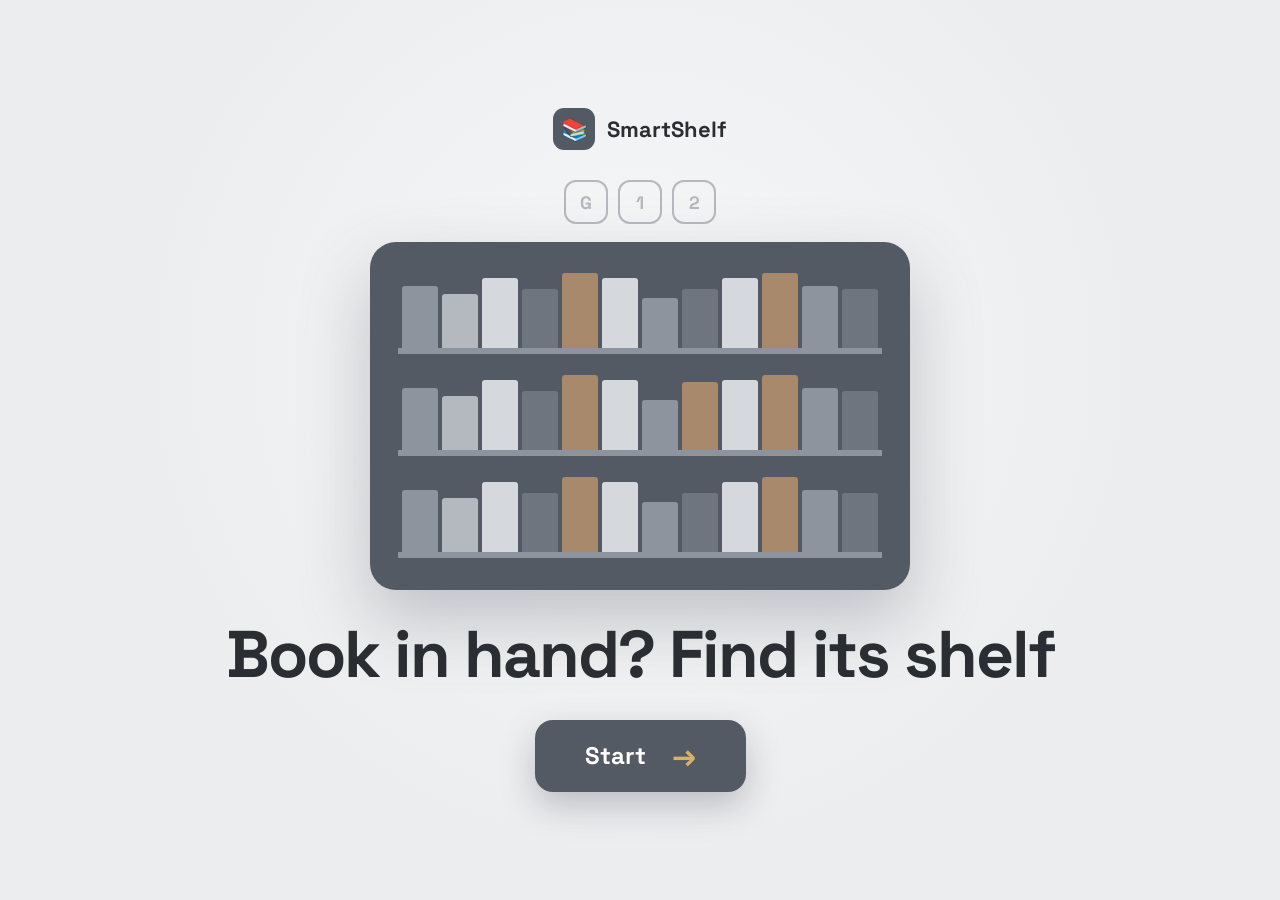
<file: index.html>
<!DOCTYPE html>
<html lang="en">
<head>
    <meta charset="UTF-8">
    <meta name="viewport" content="width=device-width, initial-scale=1.0">
    <title>SmartShelf | Book in hand? Find its shelf</title>
    <link rel="stylesheet" href="homepage.css">
</head>

<body>

    <main class="stage">

        <a href="index.html" class="brand">
            <span class="brand-icon">📚</span>
            SmartShelf
        </a>

        <div class="scene" aria-hidden="true">

            <div class="floors">
                <span>G</span>
                <span class="pick">1</span>
                <span>2</span>
            </div>

            <div class="shelf">
                <div class="rows">

                    <div class="row">
                        <i></i><i></i><i></i><i></i><i></i><i></i>
                        <i></i><i></i><i></i><i></i><i></i><i></i>
                    </div>

                    <div class="row">
                        <i></i><i></i><i></i><i></i><i></i><i></i>
                        <i></i><i class="target"></i><i></i><i></i><i></i><i></i>
                    </div>

                    <div class="row">
                        <i></i><i></i><i></i><i></i><i></i><i></i>
                        <i></i><i></i><i></i><i></i><i></i><i></i>
                    </div>

                    <div class="beam"></div>
                </div>
            </div>

        </div>

        <h1>Book in hand? Find its shelf</h1>

        <a href="locator.html" class="start-btn">
            Start <span>→</span>
        </a>

    </main>

</body>
</html>
</file>
<file: homepage.css>
@import url('https://fonts.googleapis.com/css2?family=Space+Grotesk:wght@500;700&display=swap');

* {
    margin: 0;
    padding: 0;
    box-sizing: border-box;
}

:root {
    --dark: #545A63;
    --grey: #7A808A;
    --gold: #D6B36A;
    --background: #ECEDEF;
    --cycle: 7s; /* tempoh satu pusingan animasi */
}

body {
    min-height: 100vh;
    min-height: 100dvh;
    background: radial-gradient(circle at 50% 40%, #F6F7F8 0, var(--background) 62%);
    color: #2A2D32;
    font-family: 'Space Grotesk', Arial, sans-serif;
}

a {
    color: inherit;
    text-decoration: none;
}

/* SEMUA DI TENGAH */

.stage {
    min-height: 100vh;
    min-height: 100dvh;
    padding: 24px;
    display: flex;
    flex-direction: column;
    align-items: center;
    justify-content: center;
    gap: 30px;
    text-align: center;
}

.brand {
    display: flex;
    align-items: center;
    gap: 12px;
    font-size: 22px;
    font-weight: 700;
}

.brand-icon {
    width: 42px;
    height: 42px;
    display: grid;
    place-items: center;
    background: var(--dark);
    border-radius: 11px;
    font-size: 22px;
}

/* ADEGAN ANIMASI */

.scene {
    display: flex;
    flex-direction: column;
    align-items: center;
    gap: 18px;
}

/* Pilihan aras: aras 1 menyala dahulu */
.floors {
    display: flex;
    gap: 10px;
}

.floors span {
    width: 44px;
    height: 44px;
    display: grid;
    place-items: center;
    border: 2px solid #B4B8BF;
    border-radius: 12px;
    color: #B4B8BF;
    font-size: 18px;
    font-weight: 700;
}

.floors .pick {
    animation: floorOn var(--cycle) ease-in-out infinite;
}

/* Rak */
.shelf {
    width: min(88vw, 540px);
    padding: 28px 28px 14px;
    background: var(--dark);
    border-radius: 26px;
    box-shadow: 0 30px 70px rgba(84, 90, 99, 0.32);
}

.rows {
    position: relative;
}

.row {
    height: 84px;
    display: flex;
    align-items: flex-end;
    gap: 4px;
    padding: 0 4px;
    margin-bottom: 18px;
    border-bottom: 6px solid #8E949D;
}

.row i {
    position: relative;
    flex: 1;
    min-width: 0;
    height: 80%;
    border-radius: 3px 3px 0 0;
    background: #8E949D;
}

.row i:nth-child(2n)   { background: #B4B8BF; height: 70%; }
.row i:nth-child(3n)   { background: #D5D8DD; height: 90%; }
.row i:nth-child(4n)   { background: #6F757F; height: 76%; }
.row i:nth-child(5n)   { background: #A8896B; height: 96%; }
.row i:nth-child(7n)   { height: 64%; }

/* Buku yang dicari */
.row i.target {
    background: #A8896B;
    height: 88%;
    animation: pop var(--cycle) ease-in-out infinite;
}

/* Penanda di atas buku */
.row i.target::after {
    content: '';
    position: absolute;
    left: 50%;
    top: -30px;
    margin-left: -9px;
    border-left: 9px solid transparent;
    border-right: 9px solid transparent;
    border-top: 14px solid var(--gold);
    opacity: 0;
    animation: pin var(--cycle) ease-in-out infinite;
}

/* Sinaran pengimbas */
.beam {
    position: absolute;
    top: -12px;
    bottom: -4px;
    left: 0;
    width: 64px;
    transform: translateX(-50%);
    background: linear-gradient(90deg, transparent, rgba(214, 179, 106, 0.38), transparent);
    border-radius: 30px;
    opacity: 0;
    pointer-events: none;
    animation: scan var(--cycle) ease-in-out infinite;
}

/* TAJUK & BUTANG */

h1 {
    font-size: clamp(36px, 7vw, 66px);
    line-height: 1.05;
    letter-spacing: -2px;
}

.start-btn {
    display: inline-flex;
    align-items: center;
    gap: 26px;
    min-height: 72px;
    padding: 0 50px;
    background: var(--dark);
    color: #FFFFFF;
    border-radius: 18px;
    font-size: 24px;
    font-weight: 700;
    box-shadow: 0 14px 34px rgba(84, 90, 99, 0.32);
    transition: transform 0.15s ease, background 0.15s ease;
}

.start-btn span {
    color: var(--gold);
    font-size: 30px;
}

.start-btn:hover {
    background: #454A52;
}

.start-btn:active {
    transform: scale(0.97);
}

/* KEYFRAMES (satu pusingan = mula pilih aras, imbas rak, buku timbul) */

@keyframes floorOn {
    0%, 5%   { background: transparent; color: #B4B8BF; border-color: #B4B8BF; }
    10%, 92% { background: var(--dark); color: var(--gold); border-color: var(--dark); }
    98%, 100% { background: transparent; color: #B4B8BF; border-color: #B4B8BF; }
}

@keyframes scan {
    0%, 12%  { left: 0%; opacity: 0; }
    16%      { opacity: 1; }
    56%      { left: 62.5%; opacity: 1; }
    62%, 100% { left: 62.5%; opacity: 0; }
}

@keyframes pop {
    0%, 56%  { transform: translateY(0); background: #A8896B; box-shadow: none; }
    62%, 92% { transform: translateY(-16px); background: var(--gold); box-shadow: 0 0 22px 4px rgba(214, 179, 106, 0.75); }
    98%, 100% { transform: translateY(0); background: #A8896B; box-shadow: none; }
}

@keyframes pin {
    0%, 60%  { opacity: 0; transform: translateY(-10px); }
    64%      { opacity: 1; transform: translateY(0); }
    70%      { transform: translateY(-9px); }
    76%      { transform: translateY(0); }
    82%      { transform: translateY(-9px); }
    88%, 92% { opacity: 1; transform: translateY(0); }
    96%, 100% { opacity: 0; transform: translateY(0); }
}

/* Hormati tetapan "kurangkan gerakan" pada peranti */
@media (prefers-reduced-motion: reduce) {
    .floors .pick,
    .row i.target,
    .row i.target::after,
    .beam {
        animation: none;
    }

    .floors .pick { background: var(--dark); color: var(--gold); border-color: var(--dark); }
    .row i.target { background: var(--gold); transform: translateY(-16px); }
    .row i.target::after { opacity: 1; }
}

@media (max-width: 520px) {
    .stage { gap: 24px; }
    .shelf { padding: 20px 18px 10px; }
    .row { height: 64px; margin-bottom: 14px; }
    .start-btn { min-height: 64px; padding: 0 38px; font-size: 21px; }
}
</file>
